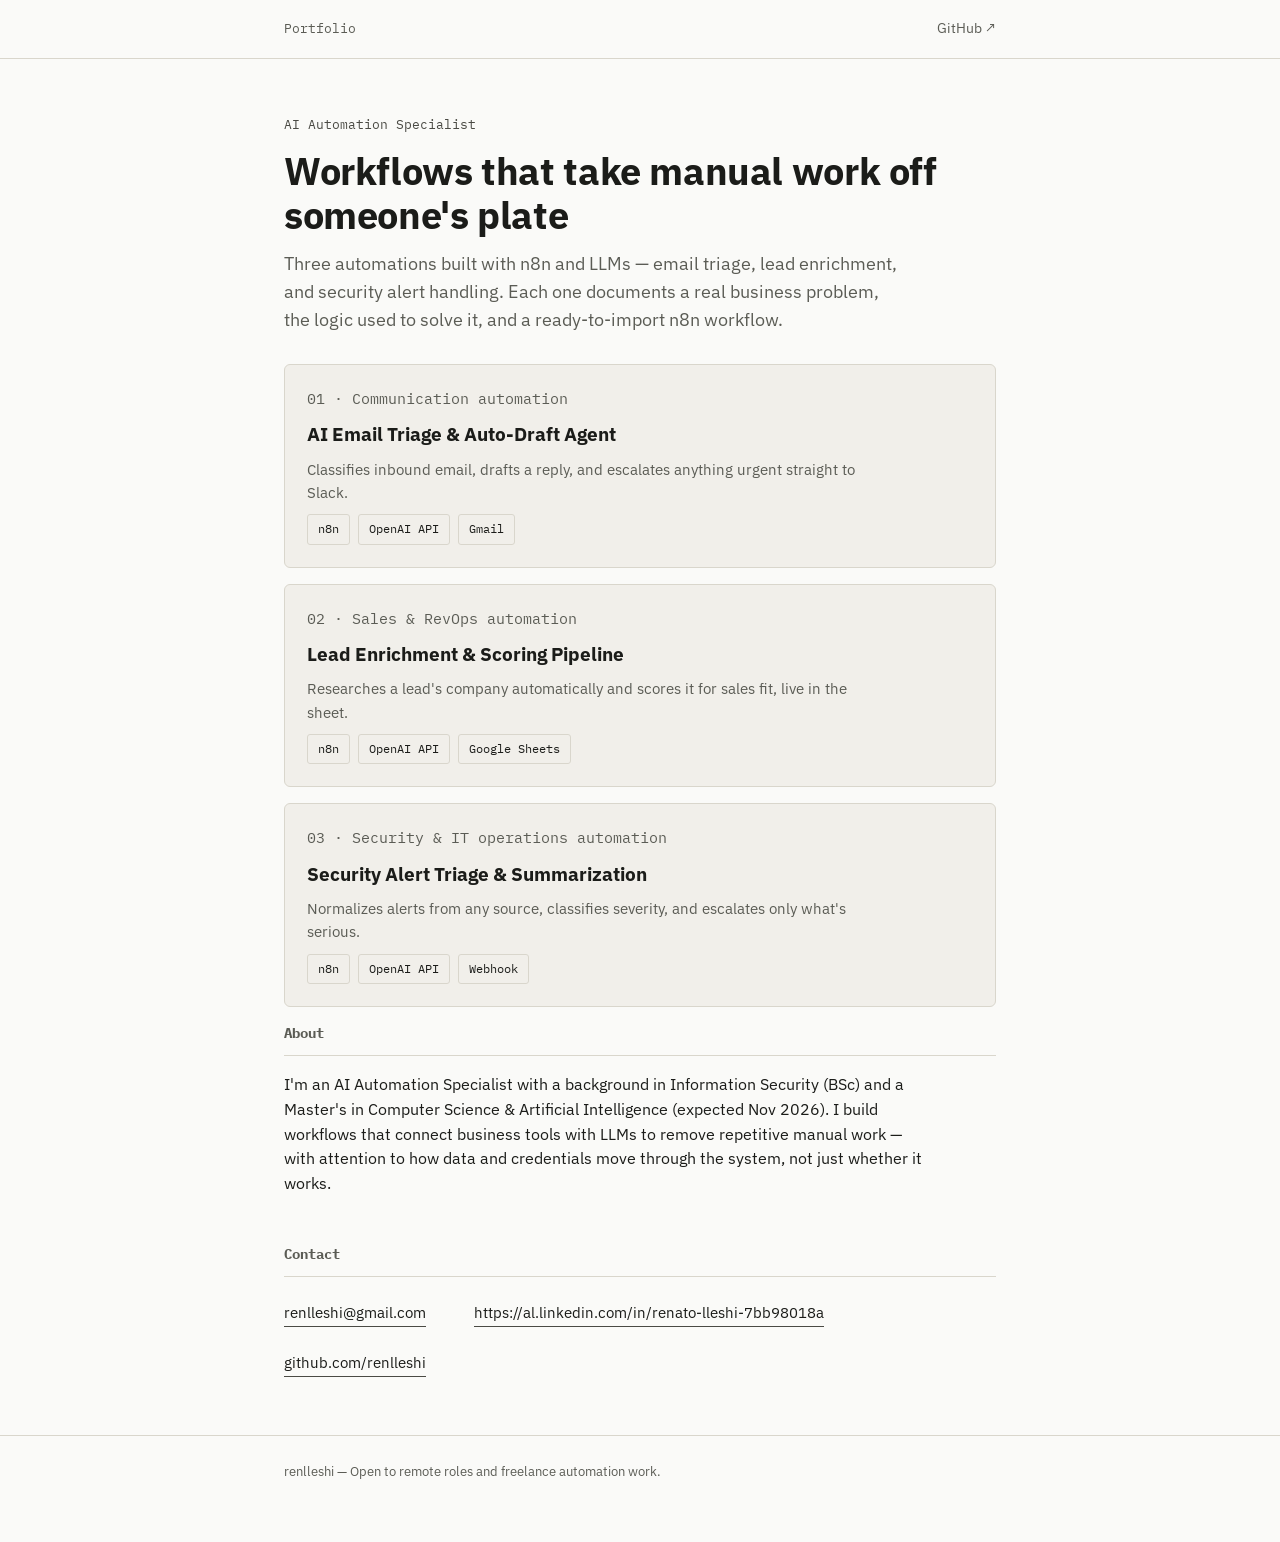
<file: index.html>
<!DOCTYPE html>
<html lang="en">
<head>
<meta charset="UTF-8">
<meta name="viewport" content="width=device-width, initial-scale=1.0">
<title>AI Automation Portfolio — renlleshi</title>
<meta name="description" content="Three n8n + LLM automation workflows for email triage, lead enrichment, and security alert handling.">
<link rel="stylesheet" href="./assets/style.css">
<style>
  :root{ --accent:#4A4A44; --accent-soft:#E7E5DE; }
  .card:nth-child(1):hover{ border-color:#B8792A; }
  .card:nth-child(2):hover{ border-color:#3F7A54; }
  .card:nth-child(3):hover{ border-color:#A6303B; }
</style>
</head>
<body>

<div class="topbar">
  <div class="wrap">
    <span class="brand">Portfolio</span>
    <a href="https://github.com/renlleshi/portfolio">GitHub ↗</a>
  </div>
</div>

<div class="wrap">

  <div class="hero">
    <p class="kicker">AI Automation Specialist</p>
    <h1>Workflows that take manual work off someone's plate</h1>
    <p class="subtitle">Three automations built with n8n and LLMs — email triage, lead enrichment, and security alert handling. Each one documents a real business problem, the logic used to solve it, and a ready-to-import n8n workflow.</p>
  </div>

  <section style="margin-bottom:16px;">
    <div class="card-grid">

      <a class="card" href="./projects/01-email-triage-agent/index.html">
        <p class="card-num">01 · Communication automation</p>
        <h3>AI Email Triage & Auto-Draft Agent</h3>
        <p>Classifies inbound email, drafts a reply, and escalates anything urgent straight to Slack.</p>
        <div class="tags">
          <span class="tag">n8n</span><span class="tag">OpenAI API</span><span class="tag">Gmail</span>
        </div>
      </a>

      <a class="card" href="./projects/02-lead-enrichment-pipeline/index.html">
        <p class="card-num">02 · Sales & RevOps automation</p>
        <h3>Lead Enrichment & Scoring Pipeline</h3>
        <p>Researches a lead's company automatically and scores it for sales fit, live in the sheet.</p>
        <div class="tags">
          <span class="tag">n8n</span><span class="tag">OpenAI API</span><span class="tag">Google Sheets</span>
        </div>
      </a>

      <a class="card" href="./projects/03-security-alert-triage/index.html">
        <p class="card-num">03 · Security & IT operations automation</p>
        <h3>Security Alert Triage & Summarization</h3>
        <p>Normalizes alerts from any source, classifies severity, and escalates only what's serious.</p>
        <div class="tags">
          <span class="tag">n8n</span><span class="tag">OpenAI API</span><span class="tag">Webhook</span>
        </div>
      </a>

    </div>
  </section>

  <section>
    <h2>About</h2>
    <p>I'm an AI Automation Specialist with a background in Information Security (BSc) and a Master's in Computer Science & Artificial Intelligence (expected Nov 2026). I build workflows that connect business tools with LLMs to remove repetitive manual work — with attention to how data and credentials move through the system, not just whether it works.</p>
  </section>

  <section>
    <h2>Contact</h2>
    <div class="links">
      <a href="mailto:your.email@gmail.com">renlleshi@gmail.com</a>
      <a href="https://linkedin.com/in/YOUR_LINKEDIN">https://al.linkedin.com/in/renato-lleshi-7bb98018a</a>
      <a href="https://github.com/YOUR_GITHUB_USERNAME">github.com/renlleshi</a>
    </div>
  </section>

</div>

<footer>
  <div class="wrap">
    renlleshi — Open to remote roles and freelance automation work.
  </div>
</footer>

</body>
</html>
</file>
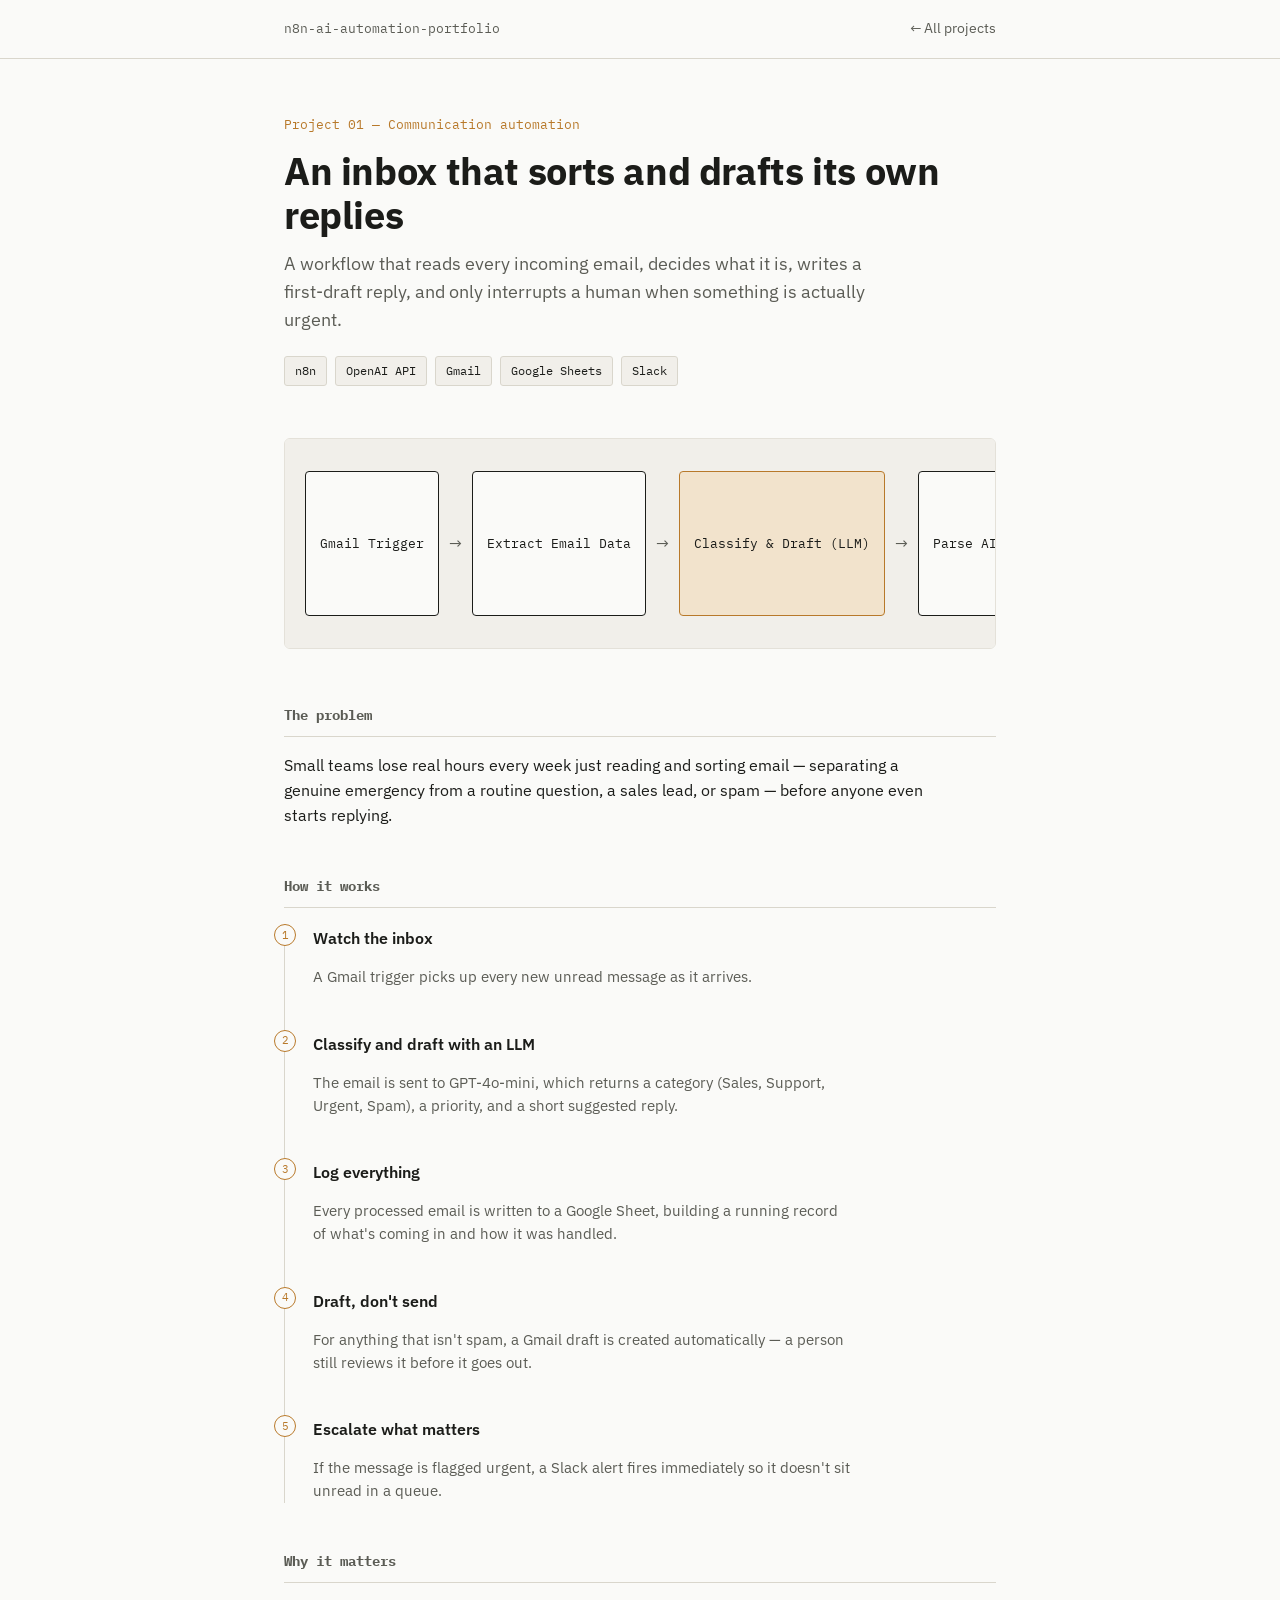
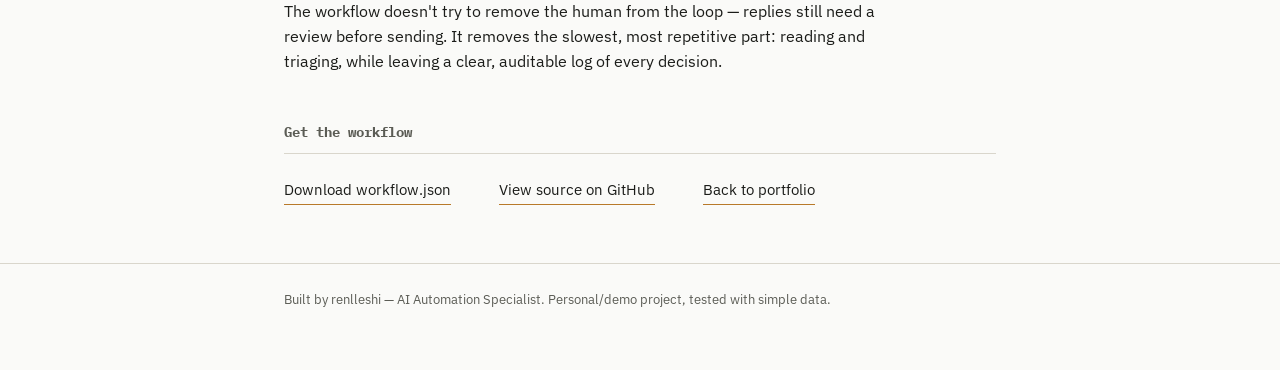
<file: projects/01-email-triage-agent/index.html>
<!DOCTYPE html>
<html lang="en">
<head>
<meta charset="UTF-8">
<meta name="viewport" content="width=device-width, initial-scale=1.0">
<title>AI Email Triage & Auto-Draft Agent — Automation Portfolio</title>
<meta name="description" content="An n8n + LLM workflow that classifies inbound email, drafts replies, and escalates urgent messages automatically.">
<link rel="stylesheet" href="../../assets/style.css">
<style>
  :root{
    --accent:#B8792A;
    --accent-soft:#F2E3CC;
  }
</style>
</head>
<body>

<div class="topbar">
  <div class="wrap">
    <span class="brand">n8n-ai-automation-portfolio</span>
    <a href="../../index.html">← All projects</a>
  </div>
</div>

<div class="wrap">

  <div class="hero">
    <p class="kicker">Project 01 — Communication automation</p>
    <h1>An inbox that sorts and drafts its own replies</h1>
    <p class="subtitle">A workflow that reads every incoming email, decides what it is, writes a first-draft reply, and only interrupts a human when something is actually urgent.</p>
    <div class="tags">
      <span class="tag">n8n</span>
      <span class="tag">OpenAI API</span>
      <span class="tag">Gmail</span>
      <span class="tag">Google Sheets</span>
      <span class="tag">Slack</span>
    </div>
  </div>

  <div class="diagram">
    <div class="diagram-row">
      <div class="node">Gmail Trigger</div>
      <div class="arrow">→</div>
      <div class="node">Extract Email Data</div>
      <div class="arrow">→</div>
      <div class="node accent">Classify & Draft (LLM)</div>
      <div class="arrow">→</div>
      <div class="node">Parse AI Output</div>
      <div class="arrow">→</div>
      <div class="branch-col">
        <div class="node">Log to Sheet</div>
        <div class="node">If spam → Create Draft</div>
        <div class="node">If urgent → Notify Slack</div>
      </div>
    </div>
  </div>

  <section>
    <h2>The problem</h2>
    <p>Small teams lose real hours every week just reading and sorting email — separating a genuine emergency from a routine question, a sales lead, or spam — before anyone even starts replying.</p>
  </section>

  <section>
    <h2>How it works</h2>
    <ul class="steps">
      <li data-n="1">
        <p class="step-title">Watch the inbox</p>
        <p class="step-desc">A Gmail trigger picks up every new unread message as it arrives.</p>
      </li>
      <li data-n="2">
        <p class="step-title">Classify and draft with an LLM</p>
        <p class="step-desc">The email is sent to GPT-4o-mini, which returns a category (Sales, Support, Urgent, Spam), a priority, and a short suggested reply.</p>
      </li>
      <li data-n="3">
        <p class="step-title">Log everything</p>
        <p class="step-desc">Every processed email is written to a Google Sheet, building a running record of what's coming in and how it was handled.</p>
      </li>
      <li data-n="4">
        <p class="step-title">Draft, don't send</p>
        <p class="step-desc">For anything that isn't spam, a Gmail draft is created automatically — a person still reviews it before it goes out.</p>
      </li>
      <li data-n="5">
        <p class="step-title">Escalate what matters</p>
        <p class="step-desc">If the message is flagged urgent, a Slack alert fires immediately so it doesn't sit unread in a queue.</p>
      </li>
    </ul>
  </section>

  <section>
    <h2>Why it matters</h2>
    <p>The workflow doesn't try to remove the human from the loop — replies still need a review before sending. It removes the slowest, most repetitive part: reading and triaging, while leaving a clear, auditable log of every decision.</p>
  </section>

  <section>
    <h2>Get the workflow</h2>
    <div class="links">
      <a href="./workflow.json">Download workflow.json</a>
      <a href="https://github.com/YOUR_GITHUB_USERNAME/n8n-ai-automation-portfolio/tree/main/projects/01-email-triage-agent">View source on GitHub</a>
      <a href="../../index.html">Back to portfolio</a>
    </div>
  </section>

</div>

<footer>
  <div class="wrap">
    Built by renlleshi — AI Automation Specialist. Personal/demo project, tested with simple data.
  </div>
</footer>

</body>
</html>
</file>
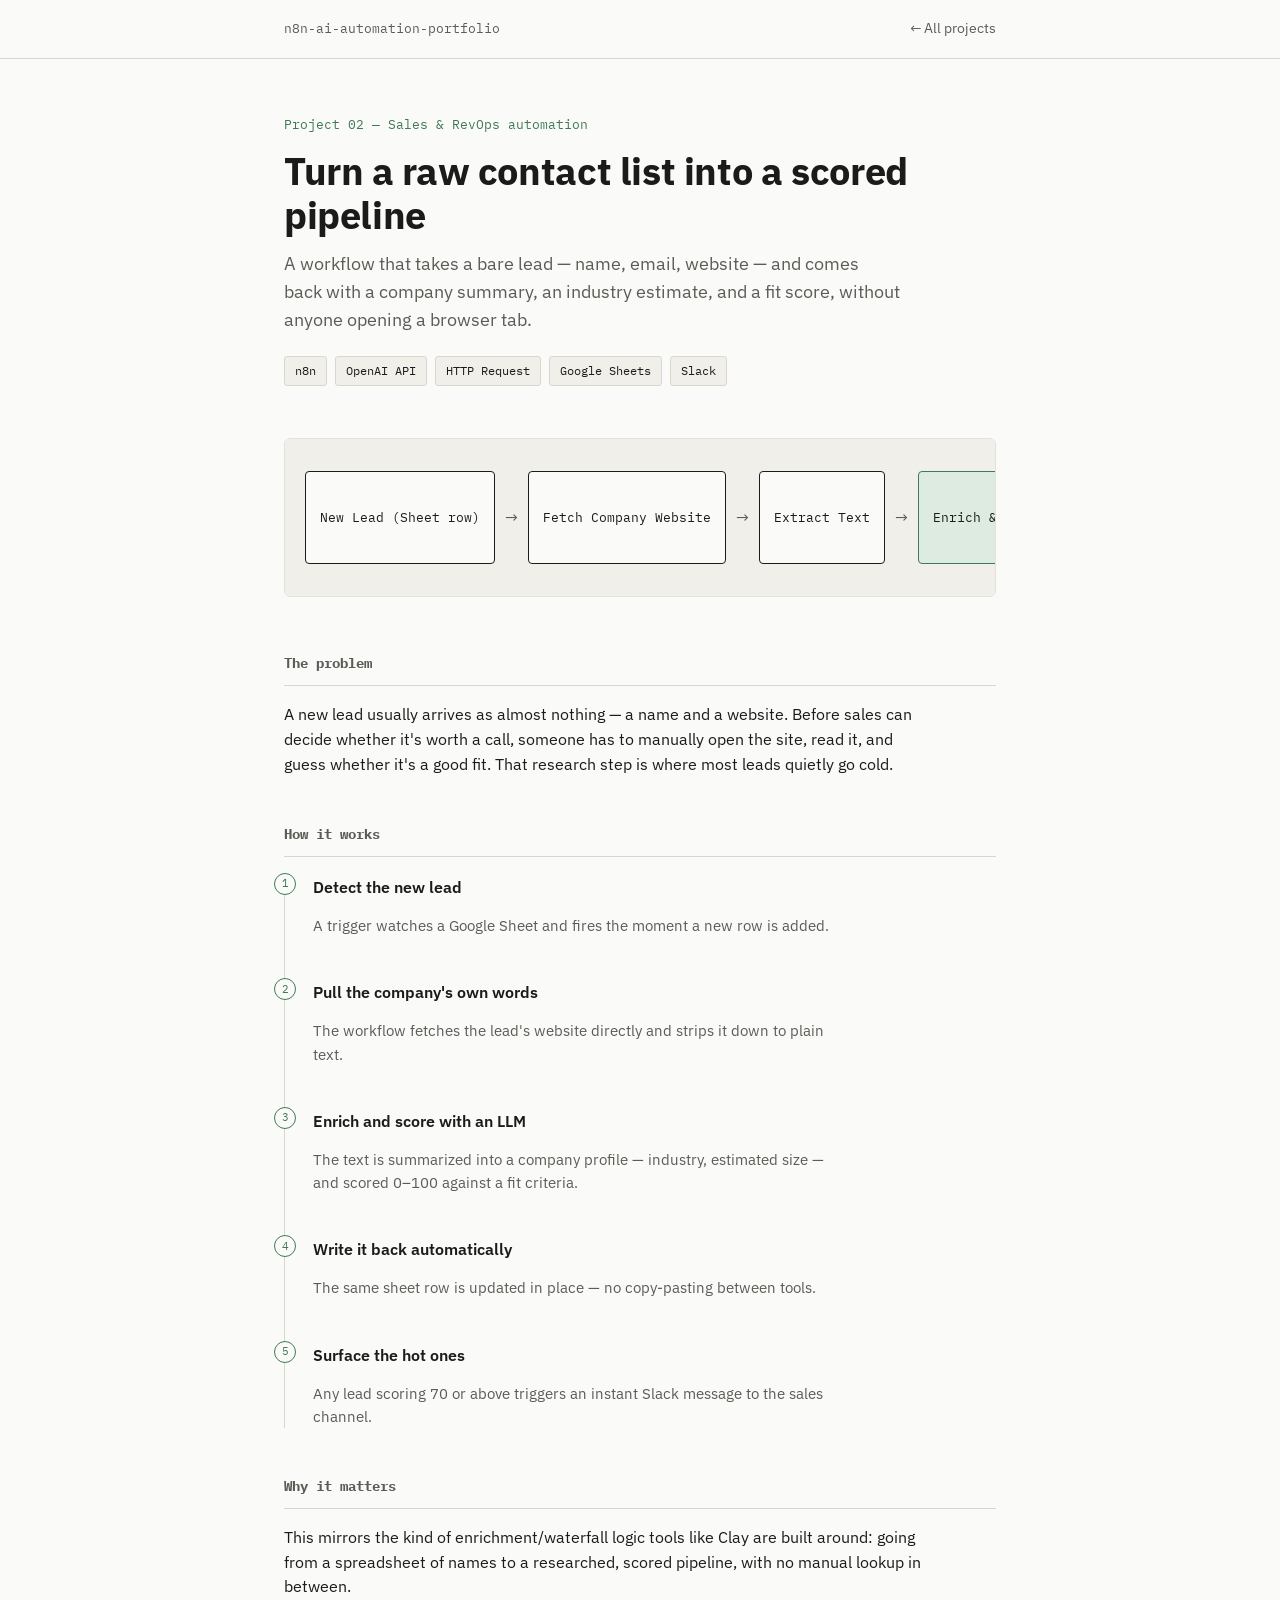
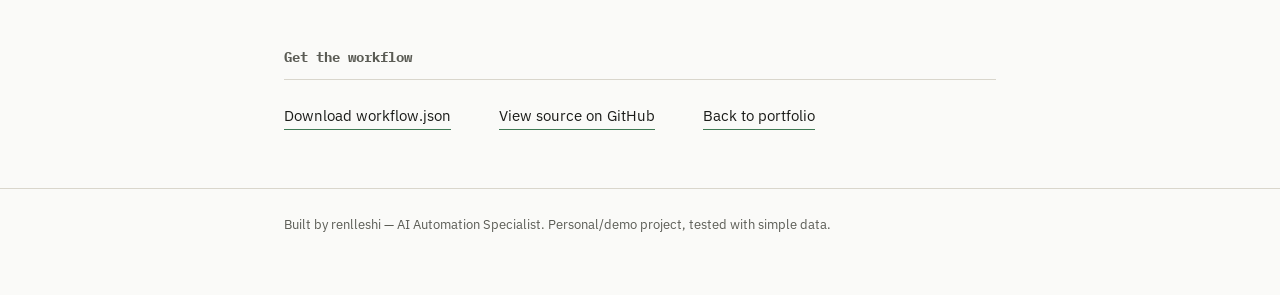
<file: projects/02-lead-enrichment-pipeline/index.html>
<!DOCTYPE html>
<html lang="en">
<head>
<meta charset="UTF-8">
<meta name="viewport" content="width=device-width, initial-scale=1.0">
<title>Lead Enrichment & Scoring Pipeline — Automation Portfolio</title>
<meta name="description" content="An n8n + LLM workflow that researches a lead's company automatically and scores it for sales fit.">
<link rel="stylesheet" href="../../assets/style.css">
<style>
  :root{
    --accent:#3F7A54;
    --accent-soft:#DDEBE1;
  }
</style>
</head>
<body>

<div class="topbar">
  <div class="wrap">
    <span class="brand">n8n-ai-automation-portfolio</span>
    <a href="../../index.html">← All projects</a>
  </div>
</div>

<div class="wrap">

  <div class="hero">
    <p class="kicker">Project 02 — Sales & RevOps automation</p>
    <h1>Turn a raw contact list into a scored pipeline</h1>
    <p class="subtitle">A workflow that takes a bare lead — name, email, website — and comes back with a company summary, an industry estimate, and a fit score, without anyone opening a browser tab.</p>
    <div class="tags">
      <span class="tag">n8n</span>
      <span class="tag">OpenAI API</span>
      <span class="tag">HTTP Request</span>
      <span class="tag">Google Sheets</span>
      <span class="tag">Slack</span>
    </div>
  </div>

  <div class="diagram">
    <div class="diagram-row">
      <div class="node">New Lead (Sheet row)</div>
      <div class="arrow">→</div>
      <div class="node">Fetch Company Website</div>
      <div class="arrow">→</div>
      <div class="node">Extract Text</div>
      <div class="arrow">→</div>
      <div class="node accent">Enrich & Score (LLM)</div>
      <div class="arrow">→</div>
      <div class="branch-col">
        <div class="node">Update Sheet Row</div>
        <div class="node">If score ≥ 70 → Notify Sales</div>
      </div>
    </div>
  </div>

  <section>
    <h2>The problem</h2>
    <p>A new lead usually arrives as almost nothing — a name and a website. Before sales can decide whether it's worth a call, someone has to manually open the site, read it, and guess whether it's a good fit. That research step is where most leads quietly go cold.</p>
  </section>

  <section>
    <h2>How it works</h2>
    <ul class="steps">
      <li data-n="1">
        <p class="step-title">Detect the new lead</p>
        <p class="step-desc">A trigger watches a Google Sheet and fires the moment a new row is added.</p>
      </li>
      <li data-n="2">
        <p class="step-title">Pull the company's own words</p>
        <p class="step-desc">The workflow fetches the lead's website directly and strips it down to plain text.</p>
      </li>
      <li data-n="3">
        <p class="step-title">Enrich and score with an LLM</p>
        <p class="step-desc">The text is summarized into a company profile — industry, estimated size — and scored 0–100 against a fit criteria.</p>
      </li>
      <li data-n="4">
        <p class="step-title">Write it back automatically</p>
        <p class="step-desc">The same sheet row is updated in place — no copy-pasting between tools.</p>
      </li>
      <li data-n="5">
        <p class="step-title">Surface the hot ones</p>
        <p class="step-desc">Any lead scoring 70 or above triggers an instant Slack message to the sales channel.</p>
      </li>
    </ul>
  </section>

  <section>
    <h2>Why it matters</h2>
    <p>This mirrors the kind of enrichment/waterfall logic tools like Clay are built around: going from a spreadsheet of names to a researched, scored pipeline, with no manual lookup in between.</p>
  </section>

  <section>
    <h2>Get the workflow</h2>
    <div class="links">
      <a href="./workflow.json">Download workflow.json</a>
      <a href="https://github.com/YOUR_GITHUB_USERNAME/n8n-ai-automation-portfolio/tree/main/projects/02-lead-enrichment-pipeline">View source on GitHub</a>
      <a href="../../index.html">Back to portfolio</a>
    </div>
  </section>

</div>

<footer>
  <div class="wrap">
    Built by renlleshi — AI Automation Specialist. Personal/demo project, tested with simple data.
  </div>
</footer>

</body>
</html>
</file>
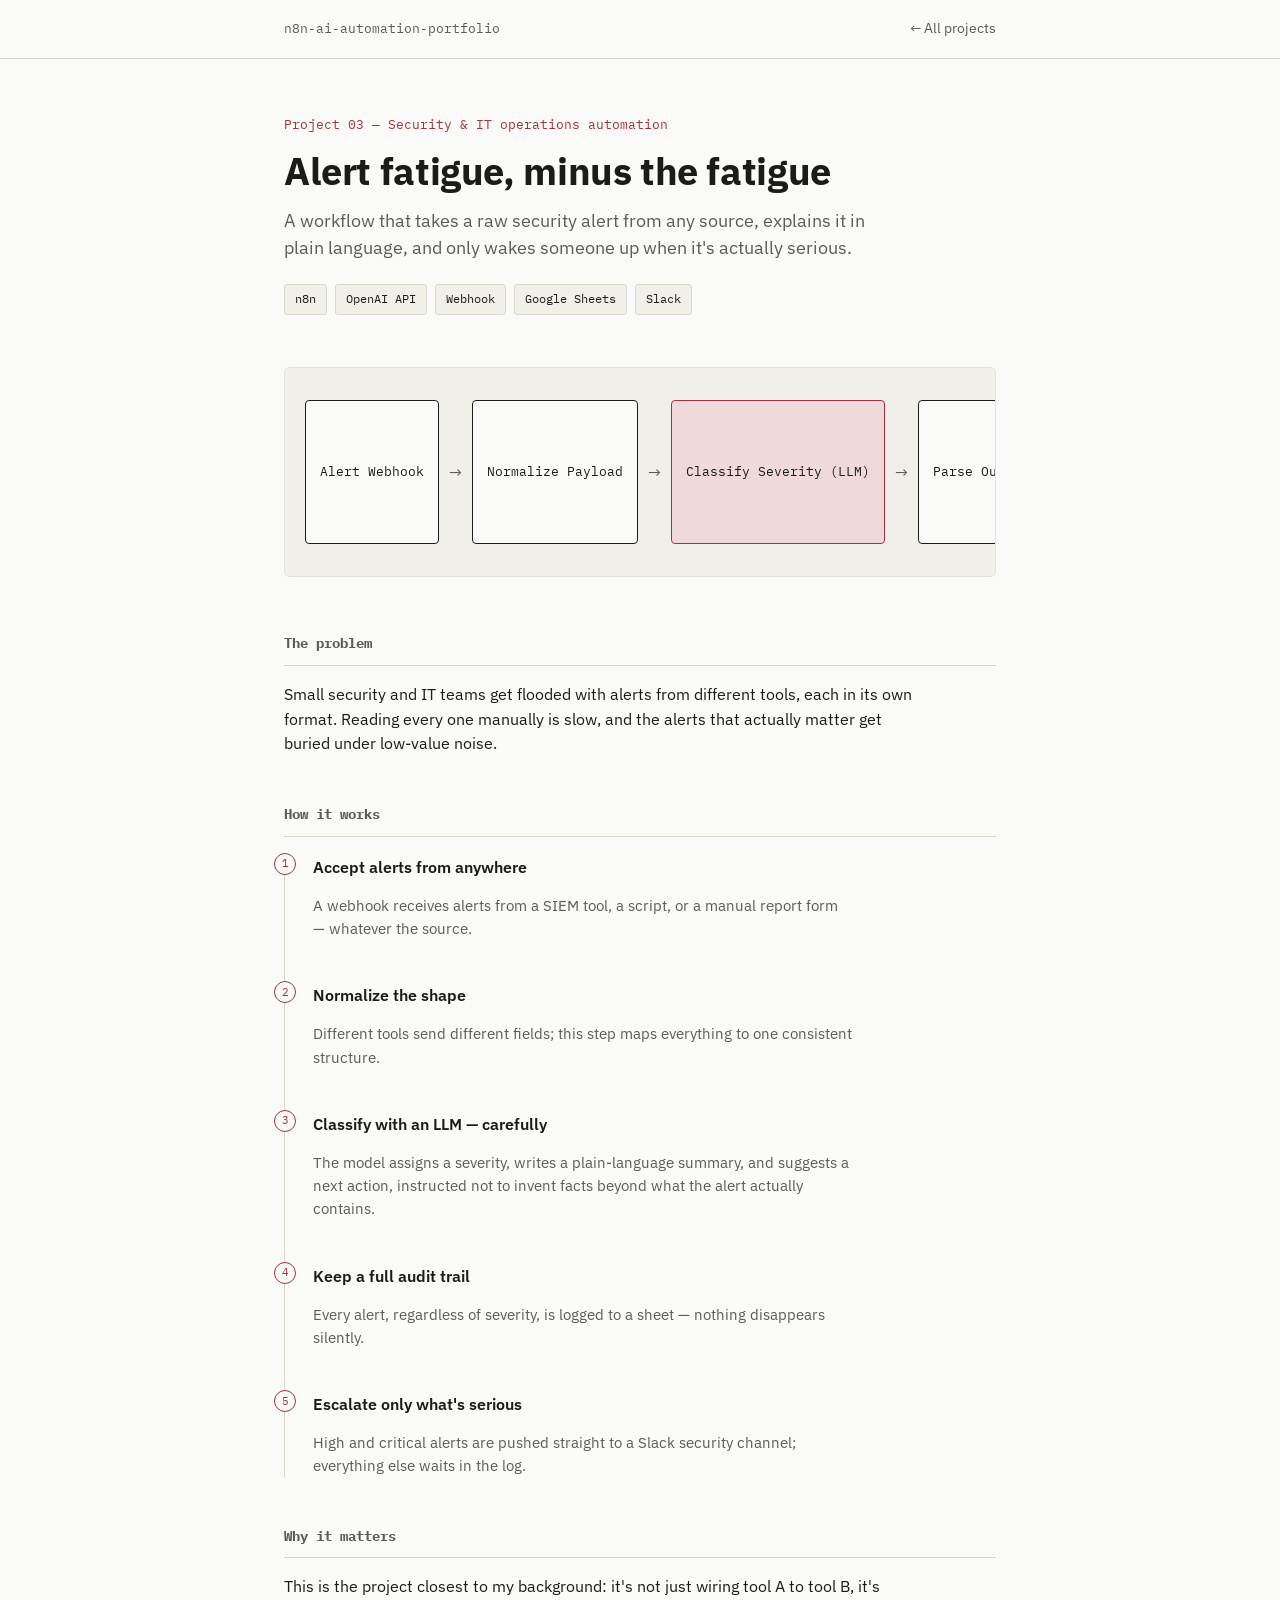
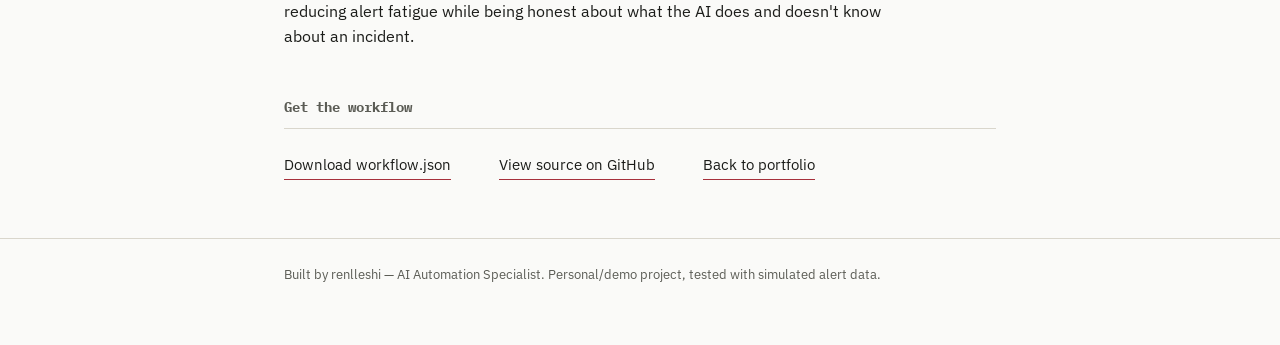
<file: projects/03-security-alert-triage/index.html>
<!DOCTYPE html>
<html lang="en">
<head>
<meta charset="UTF-8">
<meta name="viewport" content="width=device-width, initial-scale=1.0">
<title>Security Alert Triage & Summarization — Automation Portfolio</title>
<meta name="description" content="An n8n + LLM workflow that normalizes security alerts, classifies severity, and escalates critical ones to Slack.">
<link rel="stylesheet" href="../../assets/style.css">
<style>
  :root{
    --accent:#A6303B;
    --accent-soft:#F0D9DB;
  }
</style>
</head>
<body>

<div class="topbar">
  <div class="wrap">
    <span class="brand">n8n-ai-automation-portfolio</span>
    <a href="../../index.html">← All projects</a>
  </div>
</div>

<div class="wrap">

  <div class="hero">
    <p class="kicker">Project 03 — Security & IT operations automation</p>
    <h1>Alert fatigue, minus the fatigue</h1>
    <p class="subtitle">A workflow that takes a raw security alert from any source, explains it in plain language, and only wakes someone up when it's actually serious.</p>
    <div class="tags">
      <span class="tag">n8n</span>
      <span class="tag">OpenAI API</span>
      <span class="tag">Webhook</span>
      <span class="tag">Google Sheets</span>
      <span class="tag">Slack</span>
    </div>
  </div>

  <div class="diagram">
    <div class="diagram-row">
      <div class="node">Alert Webhook</div>
      <div class="arrow">→</div>
      <div class="node">Normalize Payload</div>
      <div class="arrow">→</div>
      <div class="node accent">Classify Severity (LLM)</div>
      <div class="arrow">→</div>
      <div class="node">Parse Output</div>
      <div class="arrow">→</div>
      <div class="branch-col">
        <div class="node">Log to Audit Sheet</div>
        <div class="node">Respond to Webhook</div>
        <div class="node">If high/critical → Alert Slack</div>
      </div>
    </div>
  </div>

  <section>
    <h2>The problem</h2>
    <p>Small security and IT teams get flooded with alerts from different tools, each in its own format. Reading every one manually is slow, and the alerts that actually matter get buried under low-value noise.</p>
  </section>

  <section>
    <h2>How it works</h2>
    <ul class="steps">
      <li data-n="1">
        <p class="step-title">Accept alerts from anywhere</p>
        <p class="step-desc">A webhook receives alerts from a SIEM tool, a script, or a manual report form — whatever the source.</p>
      </li>
      <li data-n="2">
        <p class="step-title">Normalize the shape</p>
        <p class="step-desc">Different tools send different fields; this step maps everything to one consistent structure.</p>
      </li>
      <li data-n="3">
        <p class="step-title">Classify with an LLM — carefully</p>
        <p class="step-desc">The model assigns a severity, writes a plain-language summary, and suggests a next action, instructed not to invent facts beyond what the alert actually contains.</p>
      </li>
      <li data-n="4">
        <p class="step-title">Keep a full audit trail</p>
        <p class="step-desc">Every alert, regardless of severity, is logged to a sheet — nothing disappears silently.</p>
      </li>
      <li data-n="5">
        <p class="step-title">Escalate only what's serious</p>
        <p class="step-desc">High and critical alerts are pushed straight to a Slack security channel; everything else waits in the log.</p>
      </li>
    </ul>
  </section>

  <section>
    <h2>Why it matters</h2>
    <p>This is the project closest to my background: it's not just wiring tool A to tool B, it's reducing alert fatigue while being honest about what the AI does and doesn't know about an incident.</p>
  </section>

  <section>
    <h2>Get the workflow</h2>
    <div class="links">
      <a href="./workflow.json">Download workflow.json</a>
      <a href="https://github.com/YOUR_GITHUB_USERNAME/n8n-ai-automation-portfolio/tree/main/projects/03-security-alert-triage">View source on GitHub</a>
      <a href="../../index.html">Back to portfolio</a>
    </div>
  </section>

</div>

<footer>
  <div class="wrap">
    Built by renlleshi — AI Automation Specialist. Personal/demo project, tested with simulated alert data.
  </div>
</footer>

</body>
</html>
</file>
<file: assets/style.css>
@import url('https://fonts.googleapis.com/css2?family=IBM+Plex+Sans:wght@400;500;600;700&family=IBM+Plex+Mono:wght@400;500&display=swap');

:root{
  --bg:#FAFAF8;
  --surface:#F1EFEA;
  --surface-line:#E4E1D9;
  --ink:#1B1C19;
  --ink-soft:#5B5C55;
  --border:#D9D6CC;
  --accent:#B0432B;
  --accent-soft:#F1DAD3;
}

*{box-sizing:border-box;}

html{scroll-behavior:smooth;}

body{
  margin:0;
  background:var(--bg);
  color:var(--ink);
  font-family:'IBM Plex Sans', -apple-system, sans-serif;
  line-height:1.55;
  -webkit-font-smoothing:antialiased;
}

.wrap{
  max-width:760px;
  margin:0 auto;
  padding:0 24px;
}

/* ---- top bar ---- */
.topbar{
  border-bottom:1px solid var(--border);
  padding:18px 0;
}
.topbar .wrap{
  display:flex;
  justify-content:space-between;
  align-items:center;
  gap:16px;
}
.topbar a{
  color:var(--ink-soft);
  text-decoration:none;
  font-size:14px;
}
.topbar a:hover{ color:var(--accent); }
.topbar .brand{
  font-family:'IBM Plex Mono', monospace;
  font-size:13px;
  color:var(--ink-soft);
}

/* ---- hero ---- */
.hero{
  padding:56px 0 8px;
}
.kicker{
  font-family:'IBM Plex Mono', monospace;
  font-size:13px;
  color:var(--accent);
  margin:0 0 14px;
}
h1{
  font-size:clamp(28px, 4vw, 38px);
  line-height:1.15;
  margin:0 0 14px;
  font-weight:700;
  letter-spacing:-0.01em;
}
.subtitle{
  font-size:18px;
  color:var(--ink-soft);
  max-width:56ch;
  margin:0 0 22px;
}
.tags{
  display:flex;
  flex-wrap:wrap;
  gap:8px;
  margin-bottom:44px;
}
.tag{
  font-family:'IBM Plex Mono', monospace;
  font-size:12px;
  color:var(--ink);
  border:1px solid var(--border);
  border-radius:3px;
  padding:5px 10px;
  background:var(--surface);
}

/* ---- diagram ---- */
.diagram{
  background:var(--surface);
  border:1px solid var(--surface-line);
  border-radius:6px;
  padding:32px 20px;
  margin-bottom:56px;
  overflow-x:auto;
}
.diagram-row{
  display:flex;
  align-items:stretch;
  gap:0;
  min-width:max-content;
}
.node{
  font-family:'IBM Plex Mono', monospace;
  font-size:12.5px;
  border:1.5px solid var(--ink);
  background:var(--bg);
  padding:10px 14px;
  border-radius:4px;
  white-space:nowrap;
  display:flex;
  align-items:center;
  min-height:38px;
}
.node.accent{
  border-color:var(--accent);
  background:var(--accent-soft);
}
.arrow{
  display:flex;
  align-items:center;
  padding:0 10px;
  color:var(--ink-soft);
  font-size:16px;
}
.branch-col{
  display:flex;
  flex-direction:column;
  gap:10px;
  justify-content:center;
}
.branch-note{
  font-family:'IBM Plex Mono', monospace;
  font-size:11px;
  color:var(--ink-soft);
  margin-top:6px;
  text-align:center;
}

/* ---- sections ---- */
section{
  margin-bottom:48px;
}
h2{
  font-size:14px;
  font-family:'IBM Plex Mono', monospace;
  color:var(--ink-soft);
  text-transform:none;
  margin:0 0 16px;
  padding-bottom:10px;
  border-bottom:1px solid var(--border);
}
section p{
  font-size:16px;
  color:var(--ink);
  max-width:64ch;
}

/* ---- numbered steps ---- */
.steps{
  list-style:none;
  margin:0;
  padding:0;
  border-left:1.5px solid var(--border);
}
.steps li{
  position:relative;
  padding:2px 0 26px 28px;
}
.steps li::before{
  content: attr(data-n);
  position:absolute;
  left:-11px;
  top:0;
  width:20px;
  height:20px;
  border-radius:50%;
  background:var(--bg);
  border:1.5px solid var(--accent);
  color:var(--accent);
  font-family:'IBM Plex Mono', monospace;
  font-size:11px;
  display:flex;
  align-items:center;
  justify-content:center;
}
.steps li:last-child{ padding-bottom:0; }
.step-title{
  font-weight:600;
  margin:0 0 4px;
  font-size:15.5px;
}
.step-desc{
  color:var(--ink-soft);
  font-size:15px;
  max-width:60ch;
}

/* ---- footer / links ---- */
.links{
  display:flex;
  flex-wrap:wrap;
  gap:14px 24px;
  padding-top:8px;
}
.links a{
  color:var(--ink);
  text-decoration:none;
  font-size:15px;
  border-bottom:1px solid var(--accent);
  padding-bottom:2px;
  margin:0 24px 10px 0;
  display:inline-block;
}
.links a:hover{ color:var(--accent); }

footer{
  border-top:1px solid var(--border);
  padding:26px 0 60px;
  color:var(--ink-soft);
  font-size:13px;
}

/* ---- landing page cards ---- */
.card-grid{
  display:flex;
  flex-direction:column;
  gap:16px;
}
.card{
  border:1px solid var(--border);
  border-radius:6px;
  padding:22px 22px;
  text-decoration:none;
  color:var(--ink);
  display:block;
  background:var(--surface);
  transition:border-color .15s ease;
}
.card:hover{ border-color:var(--accent); }
.card-num{
  font-family:'IBM Plex Mono', monospace;
  font-size:12px;
  color:var(--ink-soft);
  margin:0 0 6px;
}
.card h3{
  margin:0 0 8px;
  font-size:19px;
}
.card p{
  margin:0 0 10px;
  color:var(--ink-soft);
  font-size:15px;
}
.card .tags{ margin-bottom:0; }

@media (max-width:600px){
  .diagram-row{ flex-direction:column; }
  .arrow{ transform:rotate(90deg); padding:6px 0; align-self:center; }
  .branch-col{ flex-direction:row; flex-wrap:wrap; }
}
</file>
